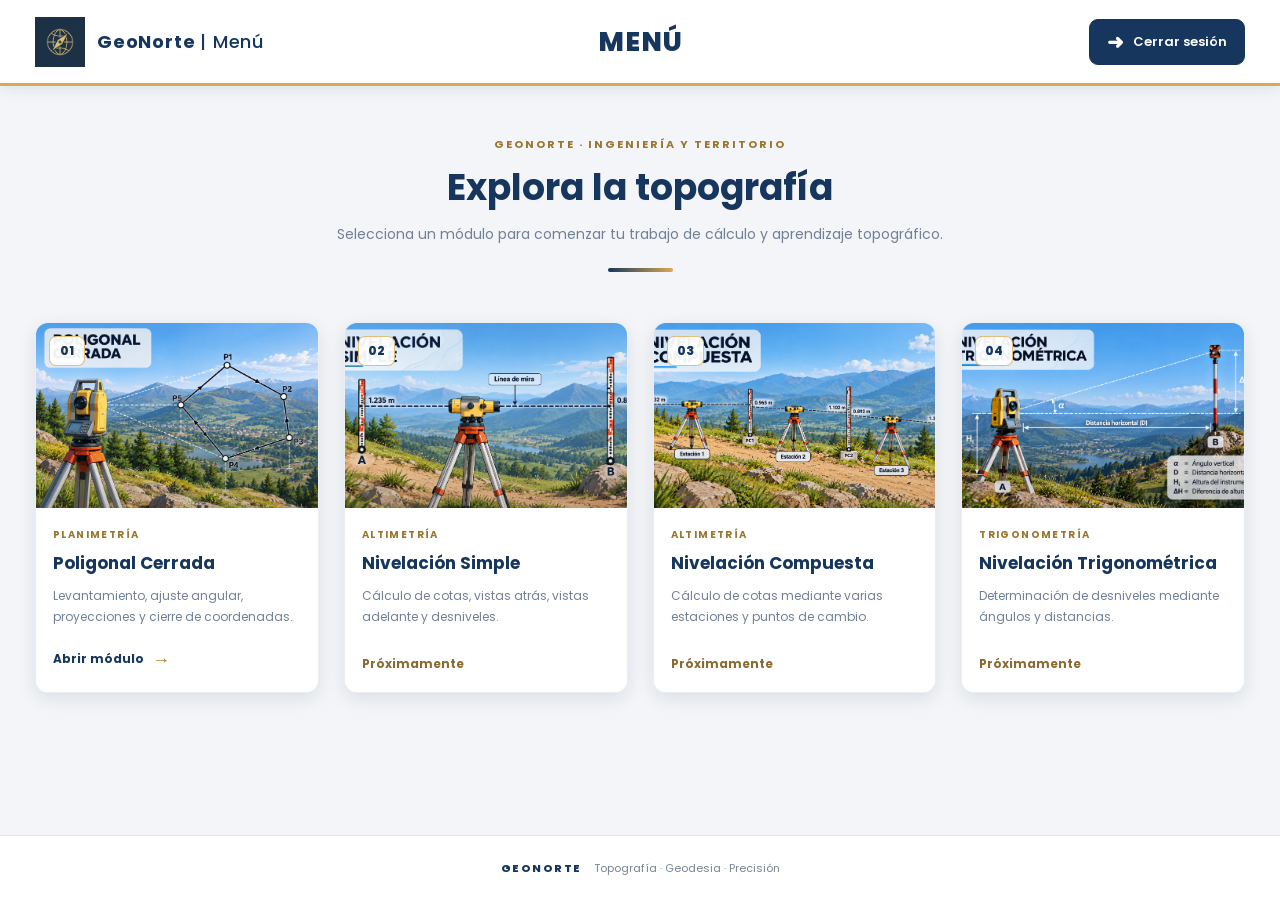
<file: HTML/MENU.html>
<!DOCTYPE html>
<html lang="es">
<head>
    <meta charset="UTF-8">
    <meta http-equiv="X-UA-Compatible" content="IE=edge">
    <meta name="viewport" content="width=device-width, initial-scale=1.0">

    <meta name="theme-color" content="#17365d">
    <meta name="description" content="GeoNorte: espacio de aprendizaje y herramientas de topografía, nivelación y geomática.">

    <link rel="stylesheet" href="../CSS/MENU.css">
    <link rel="icon" type="image/x-icon" href="../IMG/ICONO.ico">

    <title>GeoNorte | Menú principal</title>
</head>

<body>

    <!-- ENCABEZADO PRINCIPAL -->
    <header class="encabezado">

        <!-- LOGO Y MARCA -->
        <a href="MENU.html" class="marca" aria-label="GeoNorte, menú principal">
            <img src="../IMG/ICONO.ico" alt="Logo de GeoNorte">
            <span>GeoNorte <small>| Menú</small></span>
        </a>

        <!-- TÍTULO CENTRAL -->
        <h1 class="titulo-header">MENÚ</h1>

        <!-- CERRAR SESIÓN -->
        <a href="../HTML/LOGIN.html" class="cerrar-sesion" id="cerrarSesion">
            <span class="icono-salida" aria-hidden="true">➜</span>
            <span>Cerrar sesión</span>
        </a>

    </header>

    <!-- CONTENIDO PRINCIPAL -->
    <main>

        <!-- PRESENTACIÓN -->
        <section class="presentacion">
            <span class="etiqueta">GEONORTE · INGENIERÍA Y TERRITORIO</span>

            <h2>Explora la topografía</h2>

            <p>
                Selecciona un módulo para comenzar tu trabajo
                de cálculo y aprendizaje topográfico.
            </p>

            <div class="linea-decorativa"></div>
        </section>

        <!-- TARJETAS DE LOS MÓDULOS -->
        <section class="contenedor" aria-label="Módulos de topografía">

            <!-- POLIGONAL CERRADA -->
            <a href="../HTML/POLC.html"
               class="card"
               aria-label="Abrir módulo de Poligonal Cerrada">

                <figure>
                    <img
                        src="../IMG/polc.png"
                        alt="Equipo topográfico y representación de una poligonal cerrada"
                        loading="eager">
                    <span class="numero-card">01</span>
                </figure>

                <div class="contenido">
                    <span class="categoria">PLANIMETRÍA</span>
                    <h3>Poligonal Cerrada</h3>
                    <p>
                        Levantamiento, ajuste angular,
                        proyecciones y cierre de coordenadas.
                    </p>
                    <span class="explorar">
                        Abrir módulo <span aria-hidden="true">→</span>
                    </span>
                </div>
            </a>

            <!-- NIVELACIÓN SIMPLE -->
            <a href="#"
               class="card modulo-proximamente"
               aria-label="Nivelación Simple, módulo próximamente disponible">

                <figure>
                    <img
                        src="../IMG/Nivs.png"
                        alt="Equipo de nivelación simple"
                        loading="lazy">
                    <span class="numero-card">02</span>
                </figure>

                <div class="contenido">
                    <span class="categoria">ALTIMETRÍA</span>
                    <h3>Nivelación Simple</h3>
                    <p>
                        Cálculo de cotas, vistas atrás,
                        vistas adelante y desniveles.
                    </p>
                    <span class="explorar">
                        Próximamente
                    </span>
                </div>
            </a>

            <!-- NIVELACIÓN COMPUESTA -->
            <a href="#"
               class="card modulo-proximamente"
               aria-label="Nivelación Compuesta, módulo próximamente disponible">

                <figure>
                    <img
                        src="../IMG/Nivc.png"
                        alt="Trabajo de nivelación compuesta en varias estaciones"
                        loading="lazy">
                    <span class="numero-card">03</span>
                </figure>

                <div class="contenido">
                    <span class="categoria">ALTIMETRÍA</span>
                    <h3>Nivelación Compuesta</h3>
                    <p>
                        Cálculo de cotas mediante varias
                        estaciones y puntos de cambio.
                    </p>
                    <span class="explorar">
                        Próximamente
                    </span>
                </div>
            </a>

            <!-- NIVELACIÓN TRIGONOMÉTRICA -->
            <a href="#"
               class="card modulo-proximamente"
               aria-label="Nivelación Trigonométrica, módulo próximamente disponible">

                <figure>
                    <img
                        src="../IMG/Nivt.png"
                        alt="Estación total para nivelación trigonométrica"
                        loading="lazy">
                    <span class="numero-card">04</span>
                </figure>

                <div class="contenido">
                    <span class="categoria">TRIGONOMETRÍA</span>
                    <h3>Nivelación Trigonométrica</h3>
                    <p>
                        Determinación de desniveles
                        mediante ángulos y distancias.
                    </p>
                    <span class="explorar">
                        Próximamente
                    </span>
                </div>
            </a>

        </section>

    </main>

    <!-- PIE DE PÁGINA -->
    <footer class="pie-pagina">
        <span class="pie-marca">GEONORTE</span>
        <span>Topografía · Geodesia · Precisión</span>
    </footer>

    <script>
        // Evita que los módulos pendientes naveguen al hacer clic.
        document.querySelectorAll(".modulo-proximamente")
            .forEach(function (modulo) {
                modulo.addEventListener("click", function (evento) {
                    evento.preventDefault();
                });
            });
    </script>

</body>
</html>
</file>
<file: CSS/MENU.css>
/* =========================================
   GEONORTE | MENÚ PRINCIPAL
   Diseño profesional de topografía
   ========================================= */

@import url('https://fonts.googleapis.com/css2?family=Poppins:wght@400;500;600;700;800&display=swap');

/* VARIABLES */

:root {
    --azul: #17365d;
    --azul-hover: #24558b;
    --azul-profundo: #10263f;
    --dorado: #d9aa50;
    --dorado-claro: #f0cc83;
    --fondo: #f3f5f8;
    --blanco: #ffffff;
    --texto: #253247;
    --gris: #718096;
    --borde: #e1e5eb;
    --sombra: 0 6px 18px rgba(16, 38, 63, 0.10);
}

/* CONFIGURACIÓN GENERAL */

* {
    margin: 0;
    padding: 0;
    box-sizing: border-box;
}

html {
    scroll-behavior: smooth;
}

body {
    min-height: 100vh;
    display: flex;
    flex-direction: column;

    font-family: 'Poppins', Arial, sans-serif;
    color: var(--texto);
    background: var(--fondo);
}

/* =========================================
   ENCABEZADO
   ========================================= */

.encabezado {
    width: 100%;
    min-height: 86px;
    padding: 14px 35px;

    display: flex;
    align-items: center;
    justify-content: space-between;

    position: relative;
    z-index: 2;

    background: var(--blanco);
    border-bottom: 3px solid var(--dorado);
    box-shadow: 0 3px 14px rgba(16, 38, 63, 0.09);
}

/* MARCA */

.marca {
    display: inline-flex;
    align-items: center;
    gap: 12px;

    text-decoration: none;
    z-index: 1;
}

.marca img {
    display: block;
    width: 50px;
    height: 50px;
    object-fit: contain;
}

.marca span {
    color: var(--azul);
    font-size: 18px;
    font-weight: 700;
    letter-spacing: 0.8px;
}

.marca small {
    font-size: inherit;
    font-weight: 500;
}

/* TÍTULO CENTRAL */

.titulo-header {
    position: absolute;
    left: 50%;
    transform: translateX(-50%);

    color: var(--azul);
    font-size: 27px;
    font-weight: 800;
    letter-spacing: 1px;
}

/* BOTÓN CERRAR SESIÓN */

.cerrar-sesion {
    display: inline-flex;
    align-items: center;
    justify-content: center;
    gap: 9px;

    padding: 12px 17px;

    color: var(--blanco);
    background: var(--azul);

    border: 1px solid var(--azul);
    border-radius: 9px;

    text-decoration: none;
    font-size: 13px;
    font-weight: 600;

    transition:
        background 0.25s ease,
        border-color 0.25s ease,
        transform 0.25s ease,
        box-shadow 0.25s ease;

    z-index: 1;
}

.cerrar-sesion:hover {
    background: var(--azul-hover);
    border-color: var(--dorado);
    transform: translateY(-2px);
    box-shadow: 0 5px 15px rgba(23, 54, 93, 0.18);
}

.icono-salida {
    font-size: 20px;
    line-height: 1;
}

/* =========================================
   CONTENIDO PRINCIPAL
   ========================================= */

main {
    flex: 1;
    width: 100%;
}

/* PRESENTACIÓN */

.presentacion {
    padding: 44px 20px 10px;
    text-align: center;
    animation: aparecer 0.65s ease both;
}

.etiqueta {
    display: inline-block;
    margin-bottom: 12px;

    color: #9b762f;
    font-size: 11px;
    font-weight: 700;
    letter-spacing: 2px;
}

.presentacion h2 {
    color: var(--azul);
    font-size: clamp(27px, 3vw, 36px);
    font-weight: 700;
    line-height: 1.25;
}

.presentacion p {
    max-width: 650px;
    margin: 12px auto 0;

    color: var(--gris);
    font-size: 14px;
    line-height: 1.8;
}

.linea-decorativa {
    width: 65px;
    height: 4px;

    margin: 21px auto 0;
    border-radius: 5px;

    background: linear-gradient(
        90deg,
        var(--azul),
        var(--dorado)
    );
}

/* =========================================
   CONTENEDOR DE TARJETAS
   ========================================= */

.contenedor {
    width: 100%;
    max-width: 1260px;

    margin: 20px auto 45px;
    padding: 20px 25px;

    display: grid;
    grid-template-columns: repeat(4, minmax(0, 1fr));
    gap: 25px;
    align-items: stretch;
}

/* =========================================
   TARJETAS
   ========================================= */

.card {
    min-width: 0;
    display: flex;
    flex-direction: column;

    color: var(--texto);
    background: var(--blanco);

    border: 1px solid rgba(23, 54, 93, 0.08);
    border-radius: 13px;
    overflow: hidden;

    text-decoration: none;
    box-shadow: var(--sombra);

    transition:
        transform 0.3s ease,
        box-shadow 0.3s ease,
        border-color 0.3s ease;

    animation: aparecer 0.65s ease both;
}

.card:nth-child(2) {
    animation-delay: 0.08s;
}

.card:nth-child(3) {
    animation-delay: 0.16s;
}

.card:nth-child(4) {
    animation-delay: 0.24s;
}

/* EFECTO AL PASAR EL CURSOR */

.card:hover {
    transform: translateY(-8px);

    border-color: rgba(217, 170, 80, 0.85);

    box-shadow: 0 15px 30px rgba(16, 38, 63, 0.16);
}

/* ÁREA DE IMAGEN */

.card figure {
    position: relative;

    width: 100%;
    height: 185px;
    margin: 0;

    overflow: hidden;
    background: #dce5ef;
}

.card figure::after {
    content: "";
    position: absolute;
    inset: 0;

    background: linear-gradient(
        180deg,
        rgba(16, 38, 63, 0.04),
        transparent 55%,
        rgba(16, 38, 63, 0.15)
    );

    pointer-events: none;
}

.card img {
    display: block;

    width: 100%;
    height: 100%;

    object-fit: cover;
    object-position: center;

    transition: transform 0.45s ease;
}

.card:hover img {
    transform: scale(1.055);
}

/* NÚMERO DE TARJETA */

.numero-card {
    position: absolute;
    top: 13px;
    left: 13px;
    z-index: 1;

    display: flex;
    align-items: center;
    justify-content: center;

    min-width: 36px;
    height: 30px;
    padding: 0 9px;

    color: var(--azul);
    background: rgba(255, 255, 255, 0.94);

    border: 1px solid rgba(217, 170, 80, 0.75);
    border-radius: 7px;

    font-size: 12px;
    font-weight: 800;
}

/* CONTENIDO DE LAS TARJETAS */

.contenido {
    flex: 1;

    min-height: 175px;
    padding: 19px 17px;

    display: flex;
    flex-direction: column;
    align-items: flex-start;
    gap: 9px;

    background: var(--blanco);
}

.categoria {
    color: #9b762f;
    font-size: 10px;
    font-weight: 700;
    letter-spacing: 1.4px;
}

.contenido h3 {
    width: 100%;

    color: var(--azul);
    font-size: 17px;
    font-weight: 700;
    line-height: 1.4;

    transition: color 0.25s ease;
}

.card:hover .contenido h3 {
    color: var(--azul-hover);
}

.contenido p {
    color: var(--gris);
    font-size: 12px;
    line-height: 1.75;
}

/* ENLACE VISUAL */

.explorar {
    display: inline-flex;
    align-items: center;
    gap: 8px;

    margin-top: auto;
    padding-top: 10px;

    color: var(--azul);
    font-size: 12px;
    font-weight: 700;
}

.explorar span {
    color: #a77c2b;
    font-size: 18px;

    transition: transform 0.25s ease;
}

.card:hover .explorar span {
    transform: translateX(4px);
}

/* MÓDULOS PENDIENTES */

.modulo-proximamente {
    cursor: default;
}

.modulo-proximamente:hover {
    transform: translateY(-4px);
}

.modulo-proximamente .explorar {
    color: #8a6b31;
}

/* =========================================
   PIE DE PÁGINA
   ========================================= */

.pie-pagina {
    width: 100%;
    min-height: 65px;

    display: flex;
    align-items: center;
    justify-content: center;
    flex-wrap: wrap;
    gap: 12px;

    padding: 18px 20px;

    color: #788493;
    background: var(--blanco);
    border-top: 1px solid var(--borde);

    font-size: 11px;
    text-align: center;
}

.pie-marca {
    color: var(--azul);
    font-weight: 800;
    letter-spacing: 1.5px;
}

/* =========================================
   ANIMACIONES
   ========================================= */

@keyframes aparecer {
    from {
        opacity: 0;
        transform: translateY(12px);
    }

    to {
        opacity: 1;
        transform: translateY(0);
    }
}

/* =========================================
   TABLET
   ========================================= */

@media (max-width: 1050px) {
    .contenedor {
        grid-template-columns: repeat(2, minmax(0, 1fr));
        max-width: 760px;
        gap: 24px;
    }

    .card figure {
        height: 200px;
    }
}

/* =========================================
   CELULARES
   ========================================= */

@media (max-width: 600px) {
    .encabezado {
        min-height: 72px;
        padding: 10px 13px;
    }

    .marca {
        gap: 7px;
    }

    .marca img {
        width: 35px;
        height: 35px;
    }

    .marca span {
        font-size: 13px;
        letter-spacing: 0;
    }

    .marca small {
        display: none;
    }

    .titulo-header {
        display: none;
    }

    .cerrar-sesion {
        gap: 5px;
        padding: 9px 10px;
        font-size: 11px;
    }

    .icono-salida {
        font-size: 16px;
    }

    .presentacion {
        padding: 34px 18px 8px;
    }

    .etiqueta {
        font-size: 9px;
        letter-spacing: 1.4px;
    }

    .presentacion h2 {
        font-size: 27px;
    }

    .presentacion p {
        max-width: 350px;
        font-size: 12px;
    }

    .contenedor {
        grid-template-columns: minmax(0, 1fr);
        max-width: 390px;

        margin: 12px auto 30px;
        padding: 16px 18px;
        gap: 22px;
    }

    .card figure {
        height: 200px;
    }

    .contenido {
        min-height: 160px;
        padding: 18px;
    }

    .contenido h3 {
        font-size: 17px;
    }

    .contenido p {
        font-size: 13px;
    }
}

/* =========================================
   ACCESIBILIDAD
   ========================================= */

.card:focus-visible,
.cerrar-sesion:focus-visible,
.marca:focus-visible {
    outline: 3px solid var(--dorado);
    outline-offset: 4px;
}

@media (prefers-reduced-motion: reduce) {
    *,
    *::before,
    *::after {
        animation: none !important;
        transition: none !important;
        scroll-behavior: auto !important;
    }
}
</file>
